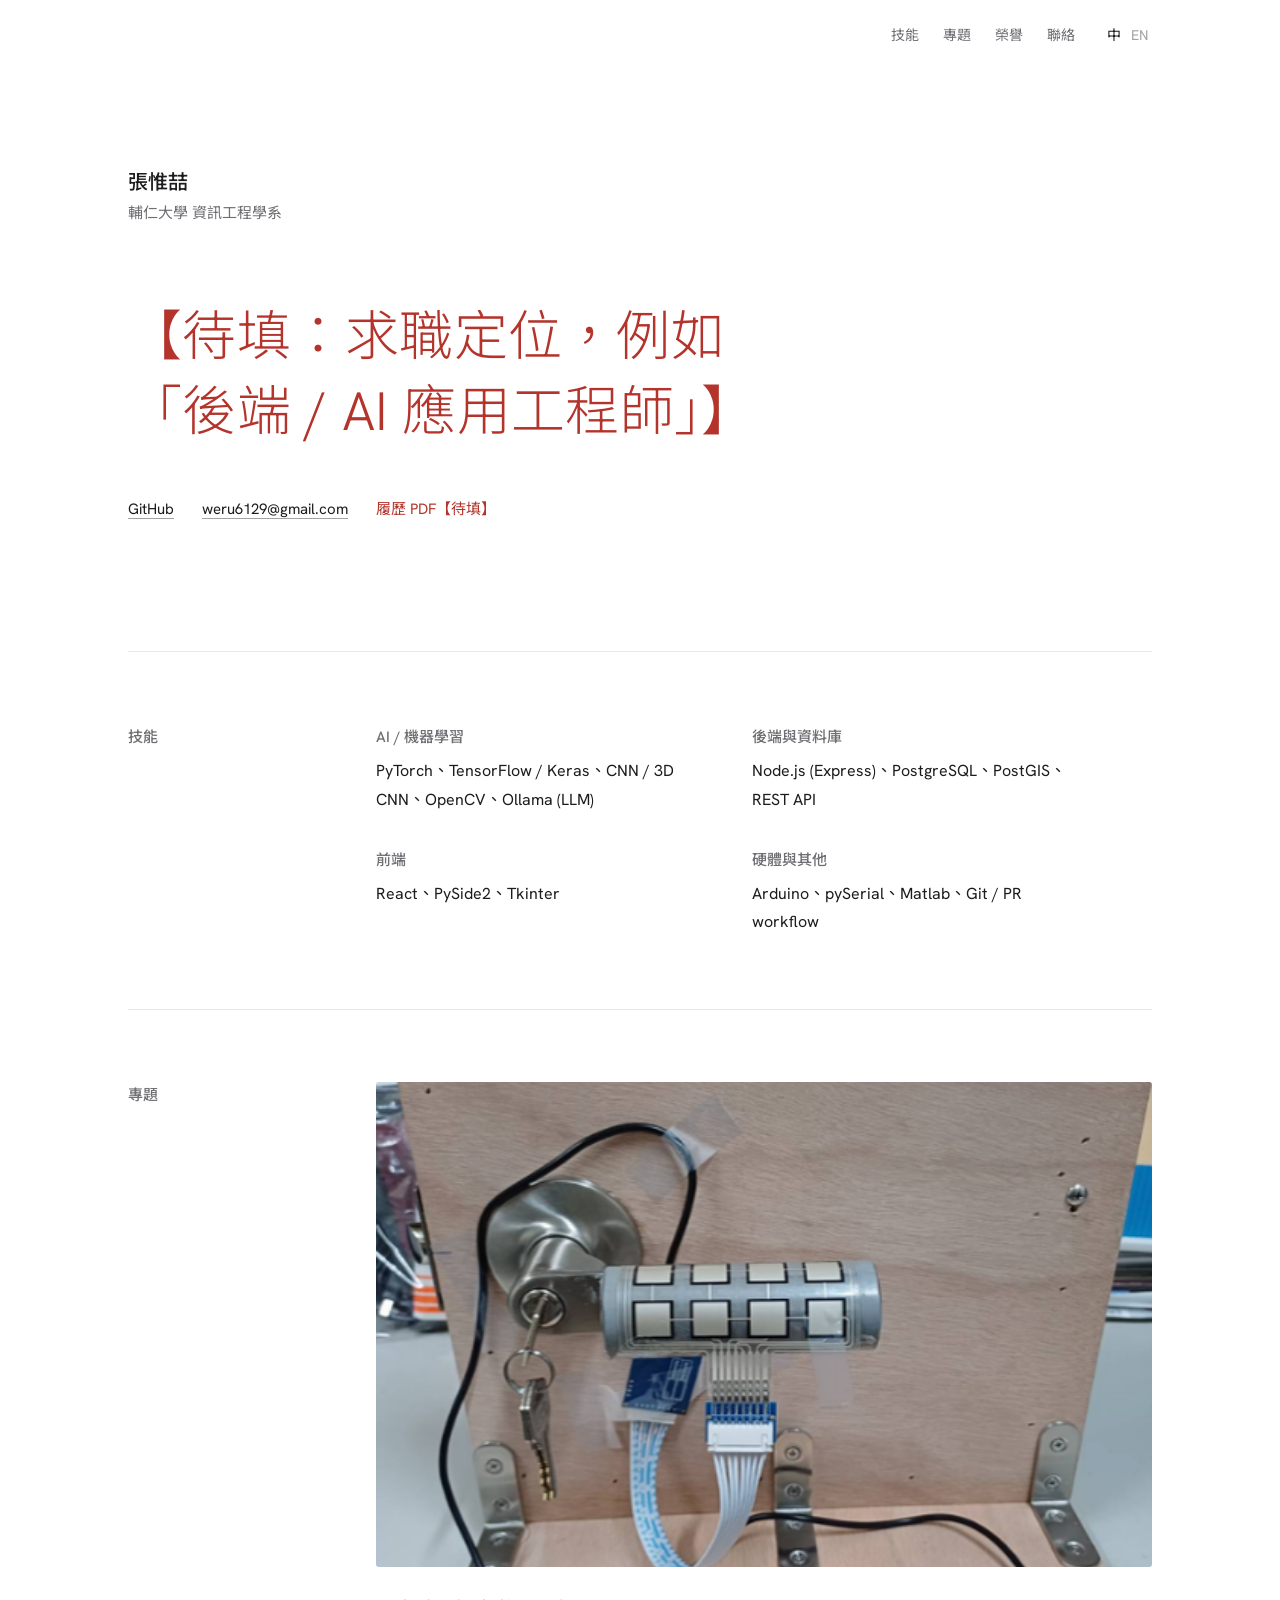
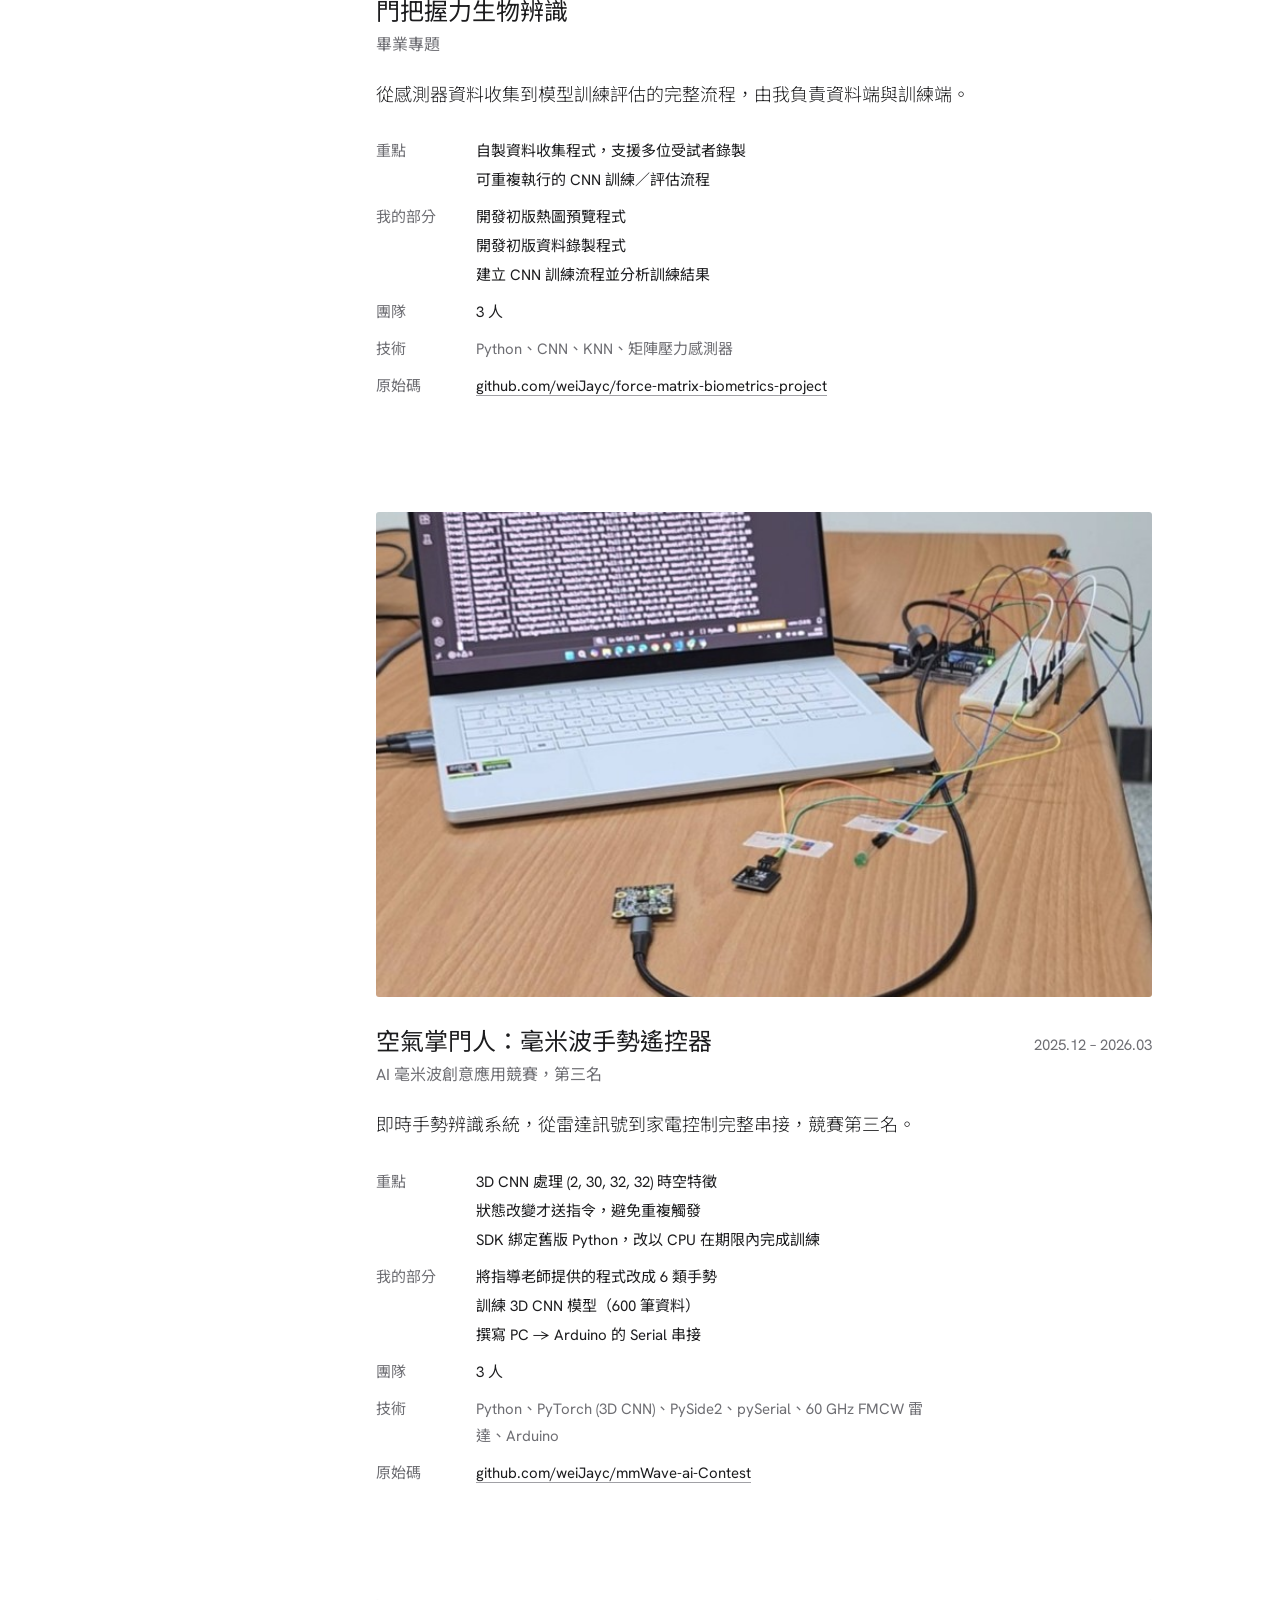
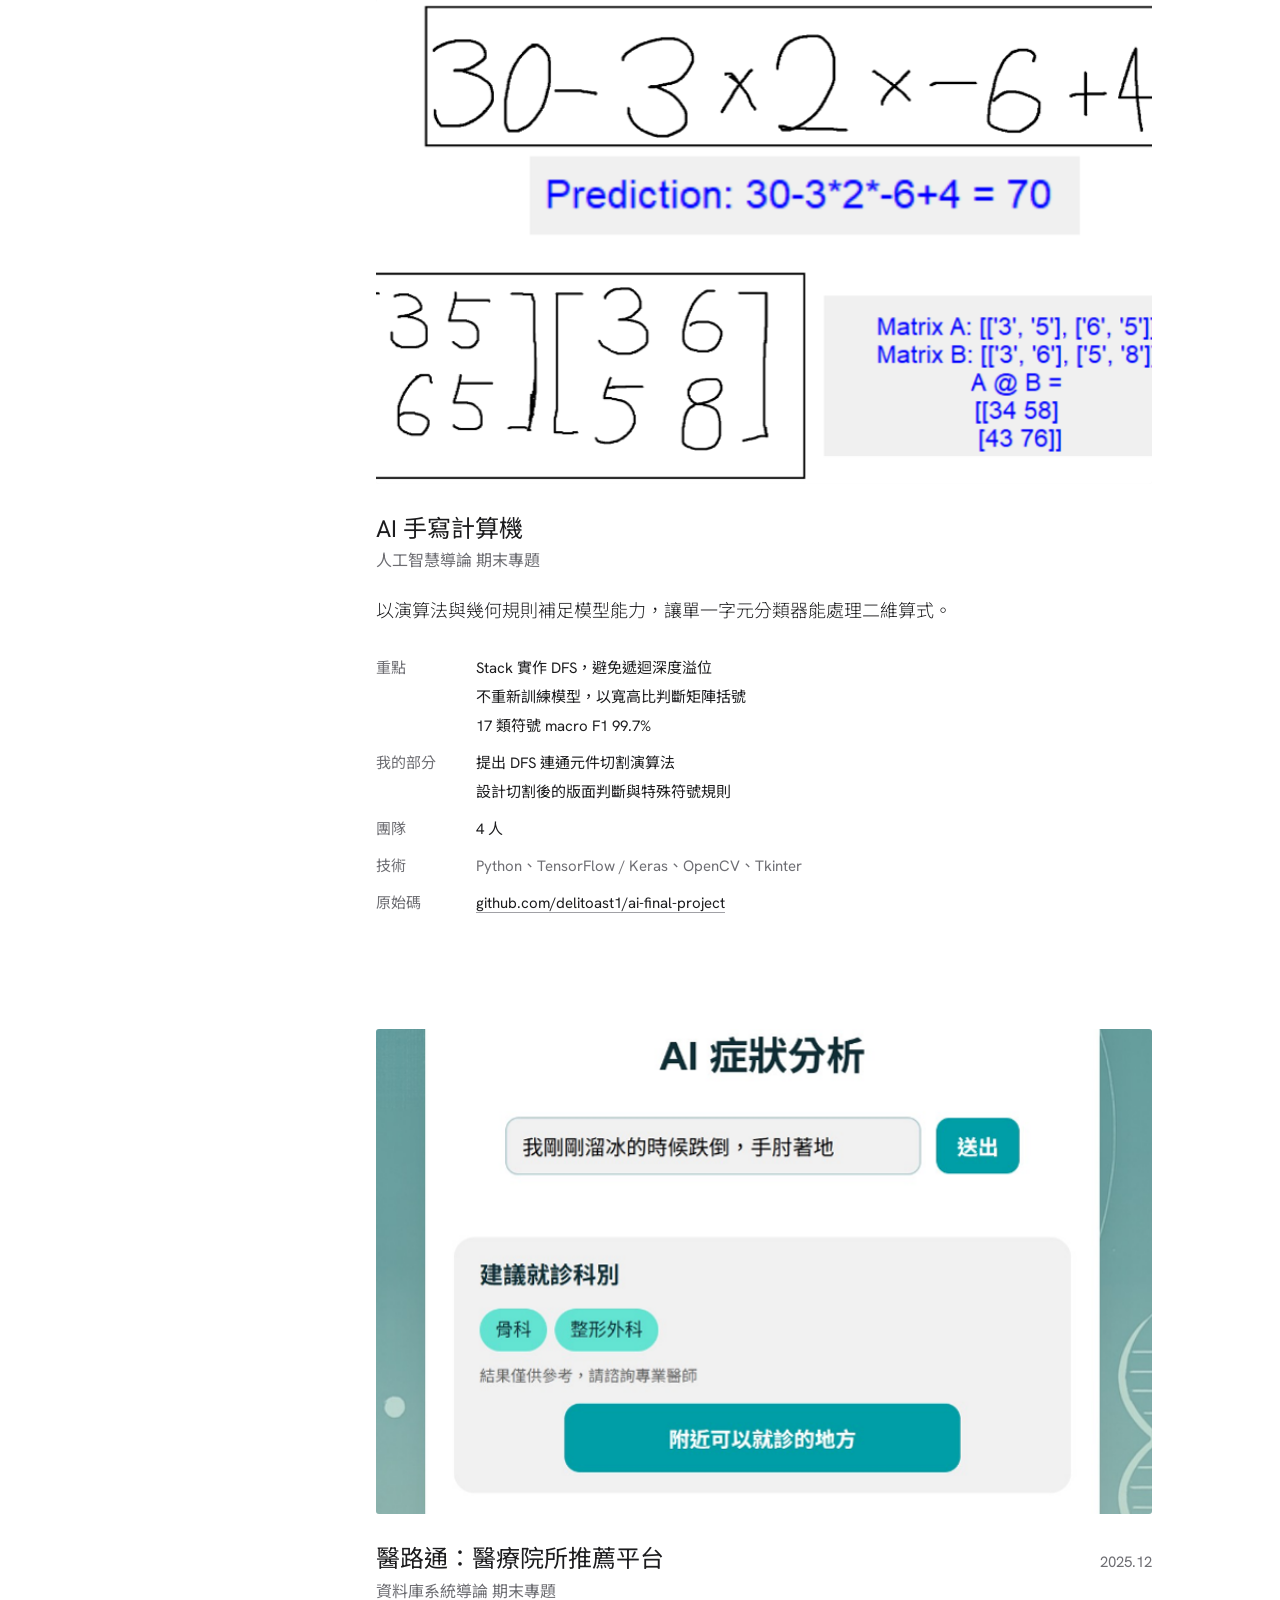
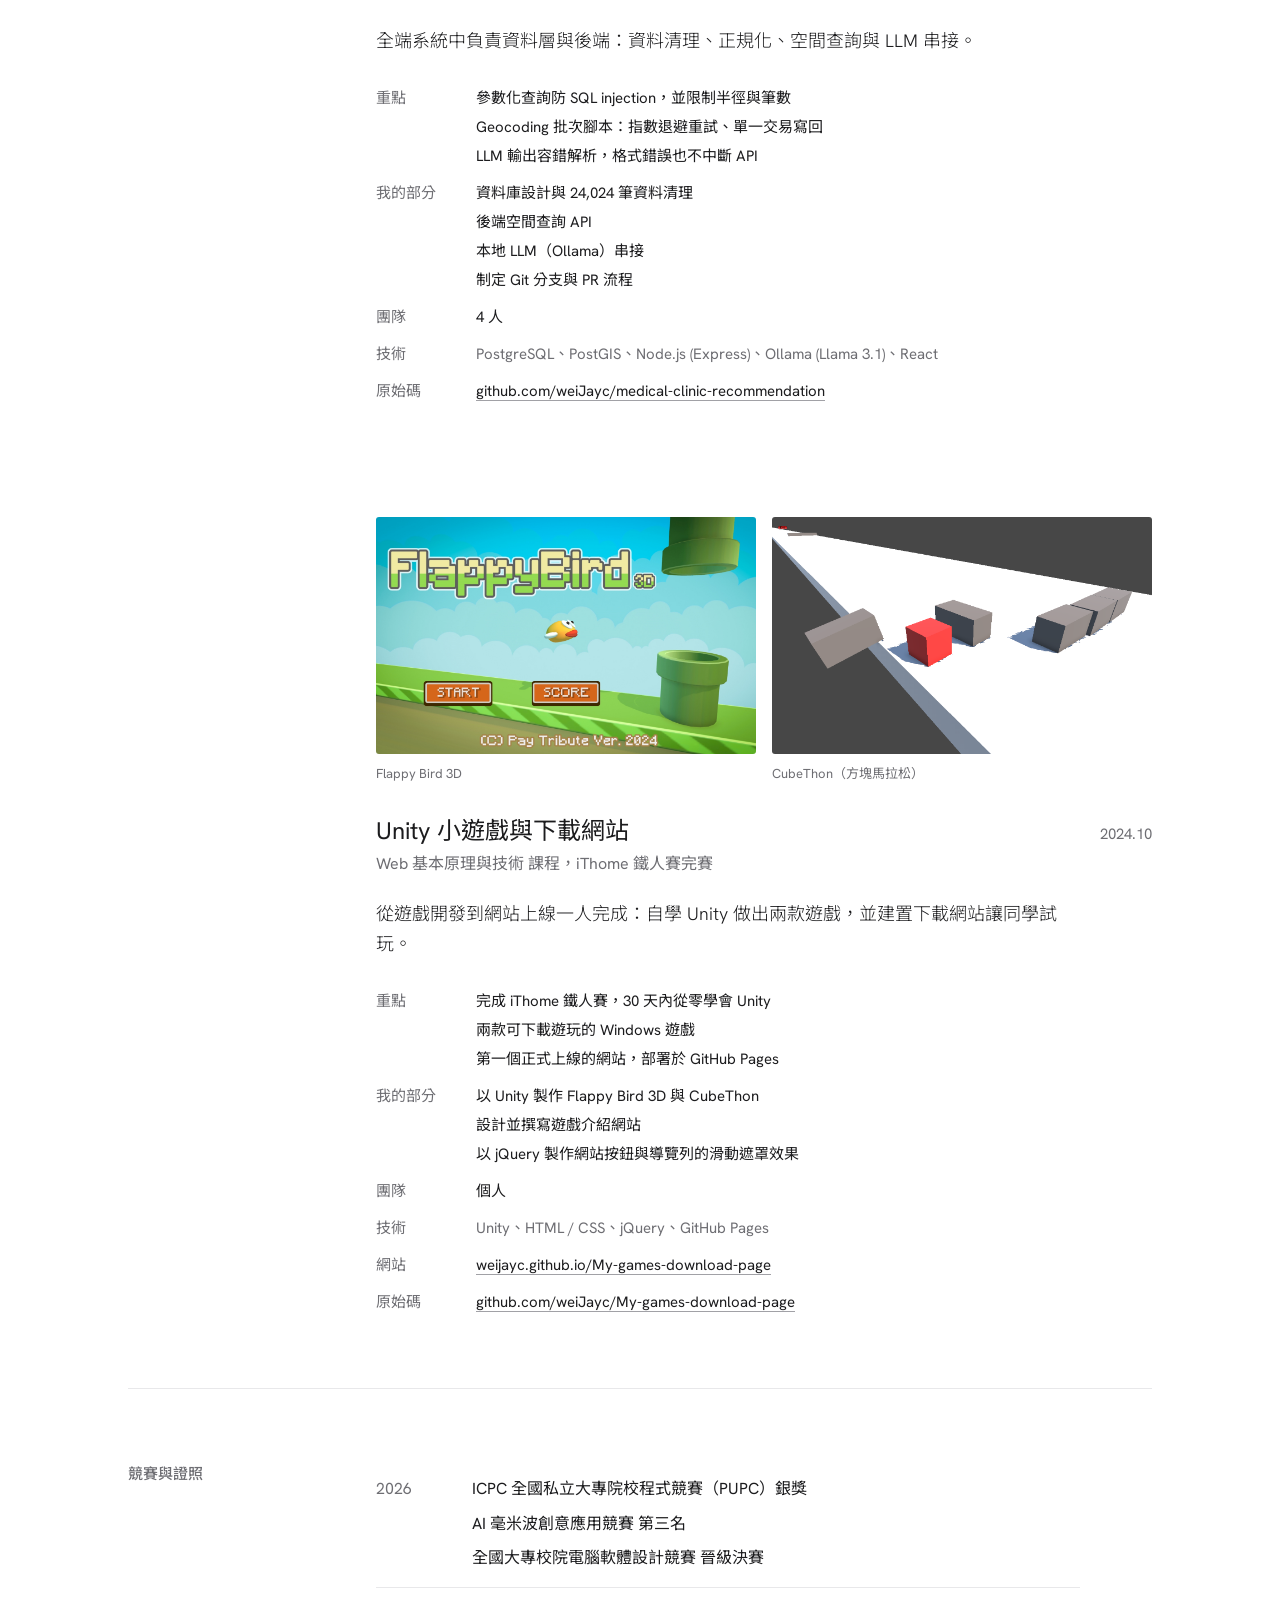
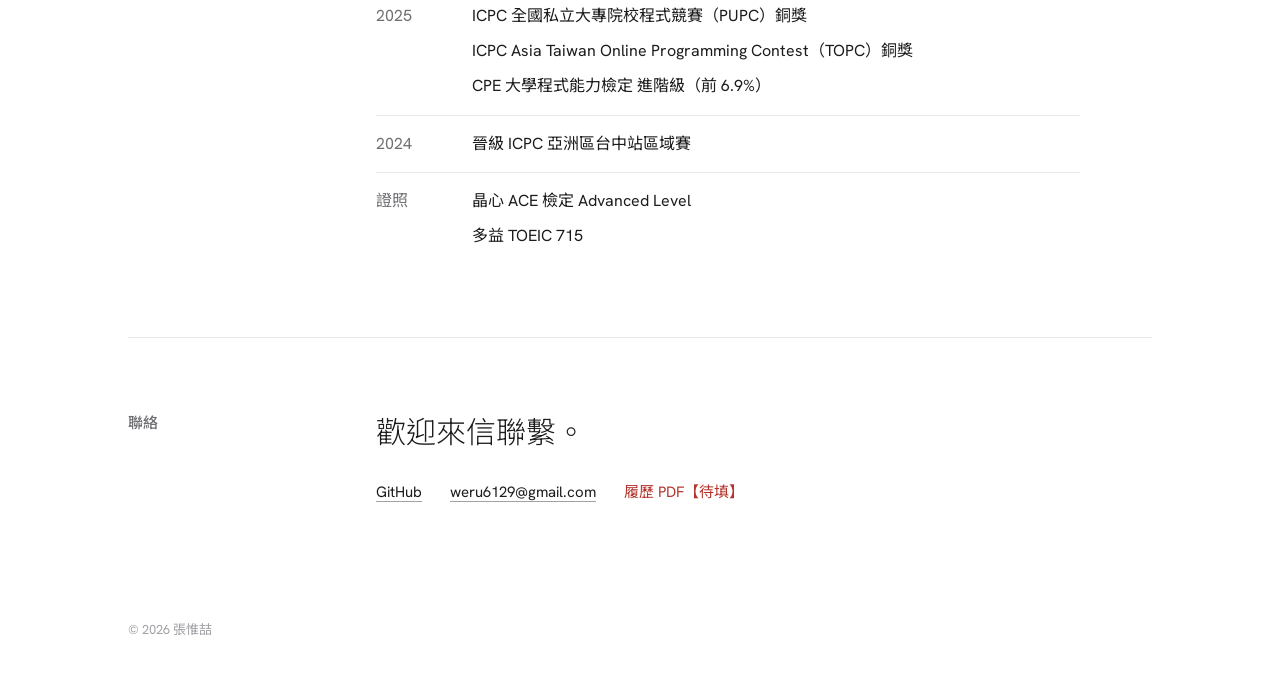
<file: index.html>
<!doctype html>
<html lang="zh-Hant-TW">
<head>
  <meta charset="utf-8">
  <meta name="viewport" content="width=device-width, initial-scale=1">
  <title>作品集 | Portfolio</title>
  <meta name="description" content="專題作品、技術能力與競賽經歷 — Projects, skills and awards.">
  <link rel="preconnect" href="https://fonts.googleapis.com"><link rel="preconnect" href="https://fonts.gstatic.com" crossorigin><link href="https://fonts.googleapis.com/css2?family=Hanken+Grotesk:wght@300;400;500&family=Noto+Sans+TC:wght@300;400;500&display=swap" rel="stylesheet">
  <link rel="stylesheet" href="css/style.css">
  <!-- 【待設定】瀏覽統計：到 goatcounter.com 註冊後，取消下一行註解並換成你的代碼 -->
  <!-- <script data-goatcounter="https://YOUR-CODE.goatcounter.com/count" async src="//gc.zgo.at/count.js"></script> -->
</head>
<body data-page="job" data-base="">
  <div id="app"></div>
  <noscript><p style="padding:16px">請啟用 JavaScript 以瀏覽此網站。Please enable JavaScript.</p></noscript>
  <script src="data/site-data.js"></script>
  <script src="js/render.js"></script>
</body>
</html>
</file>
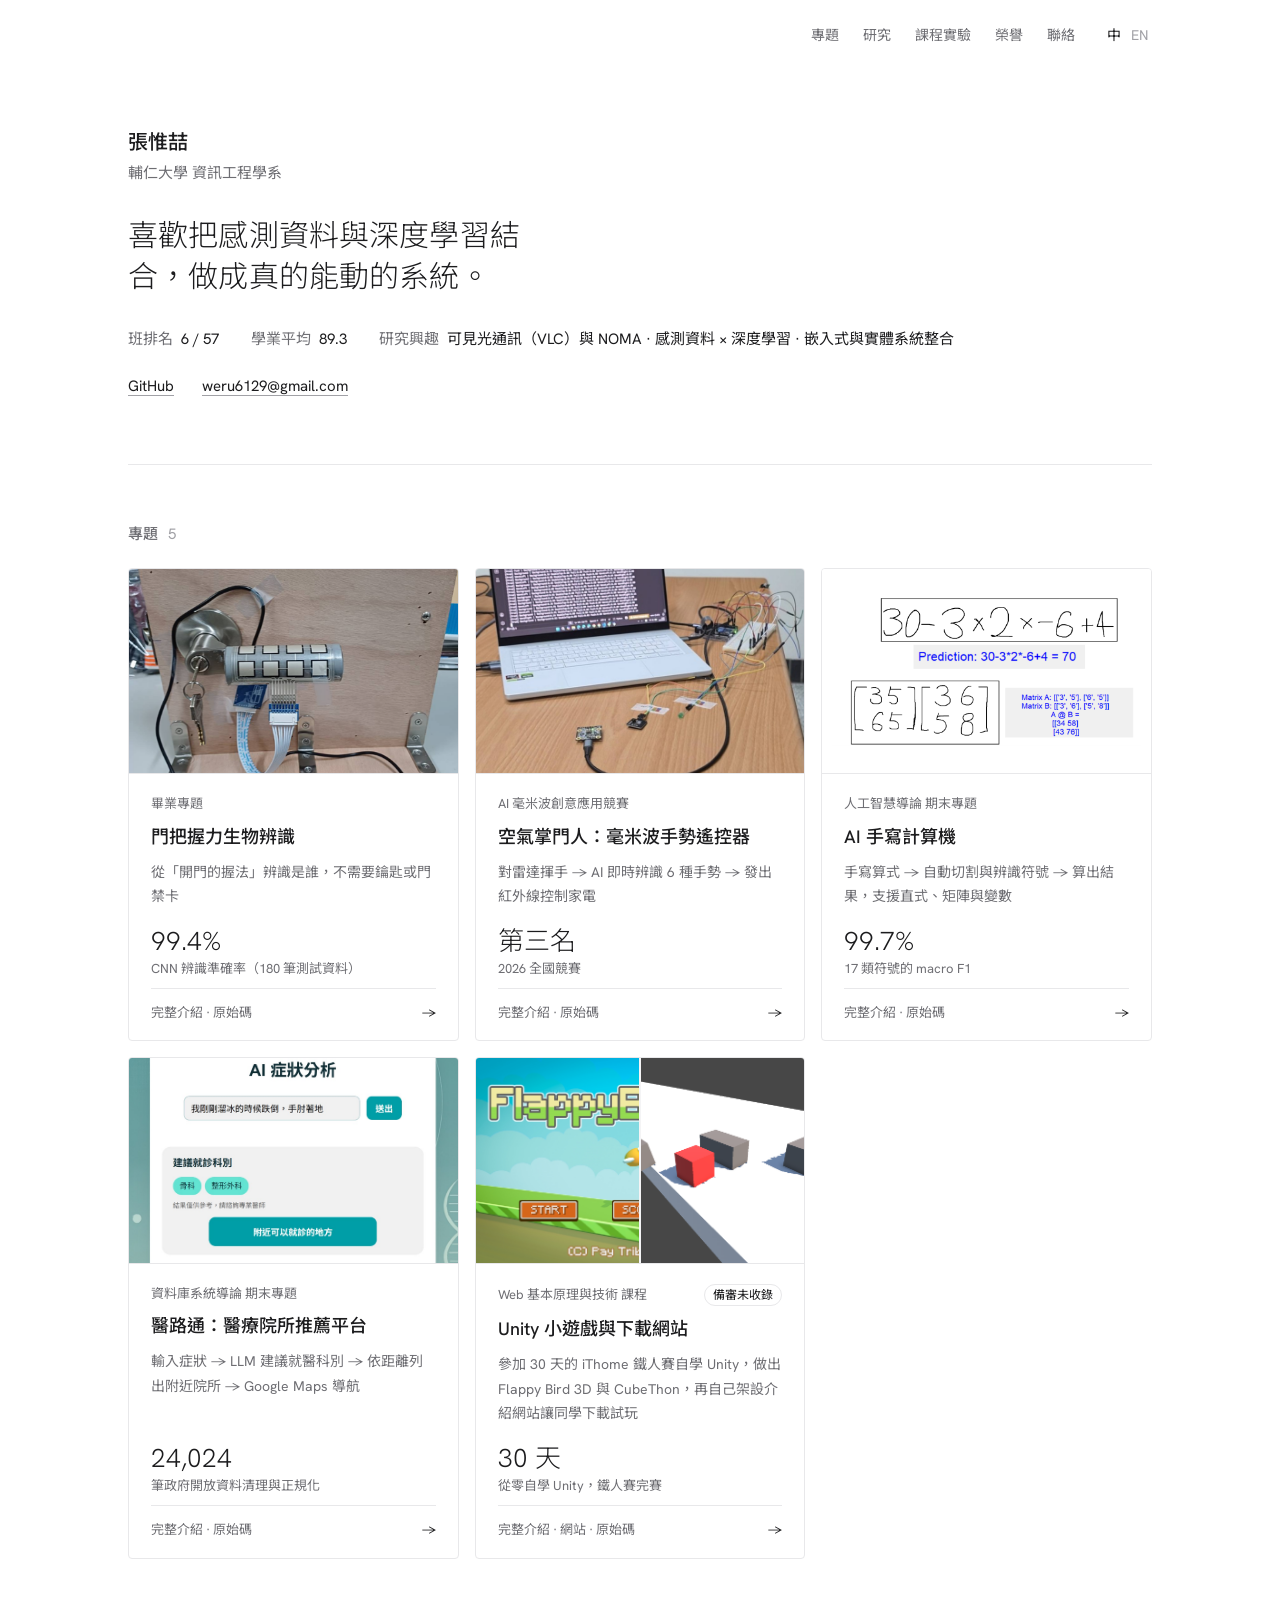
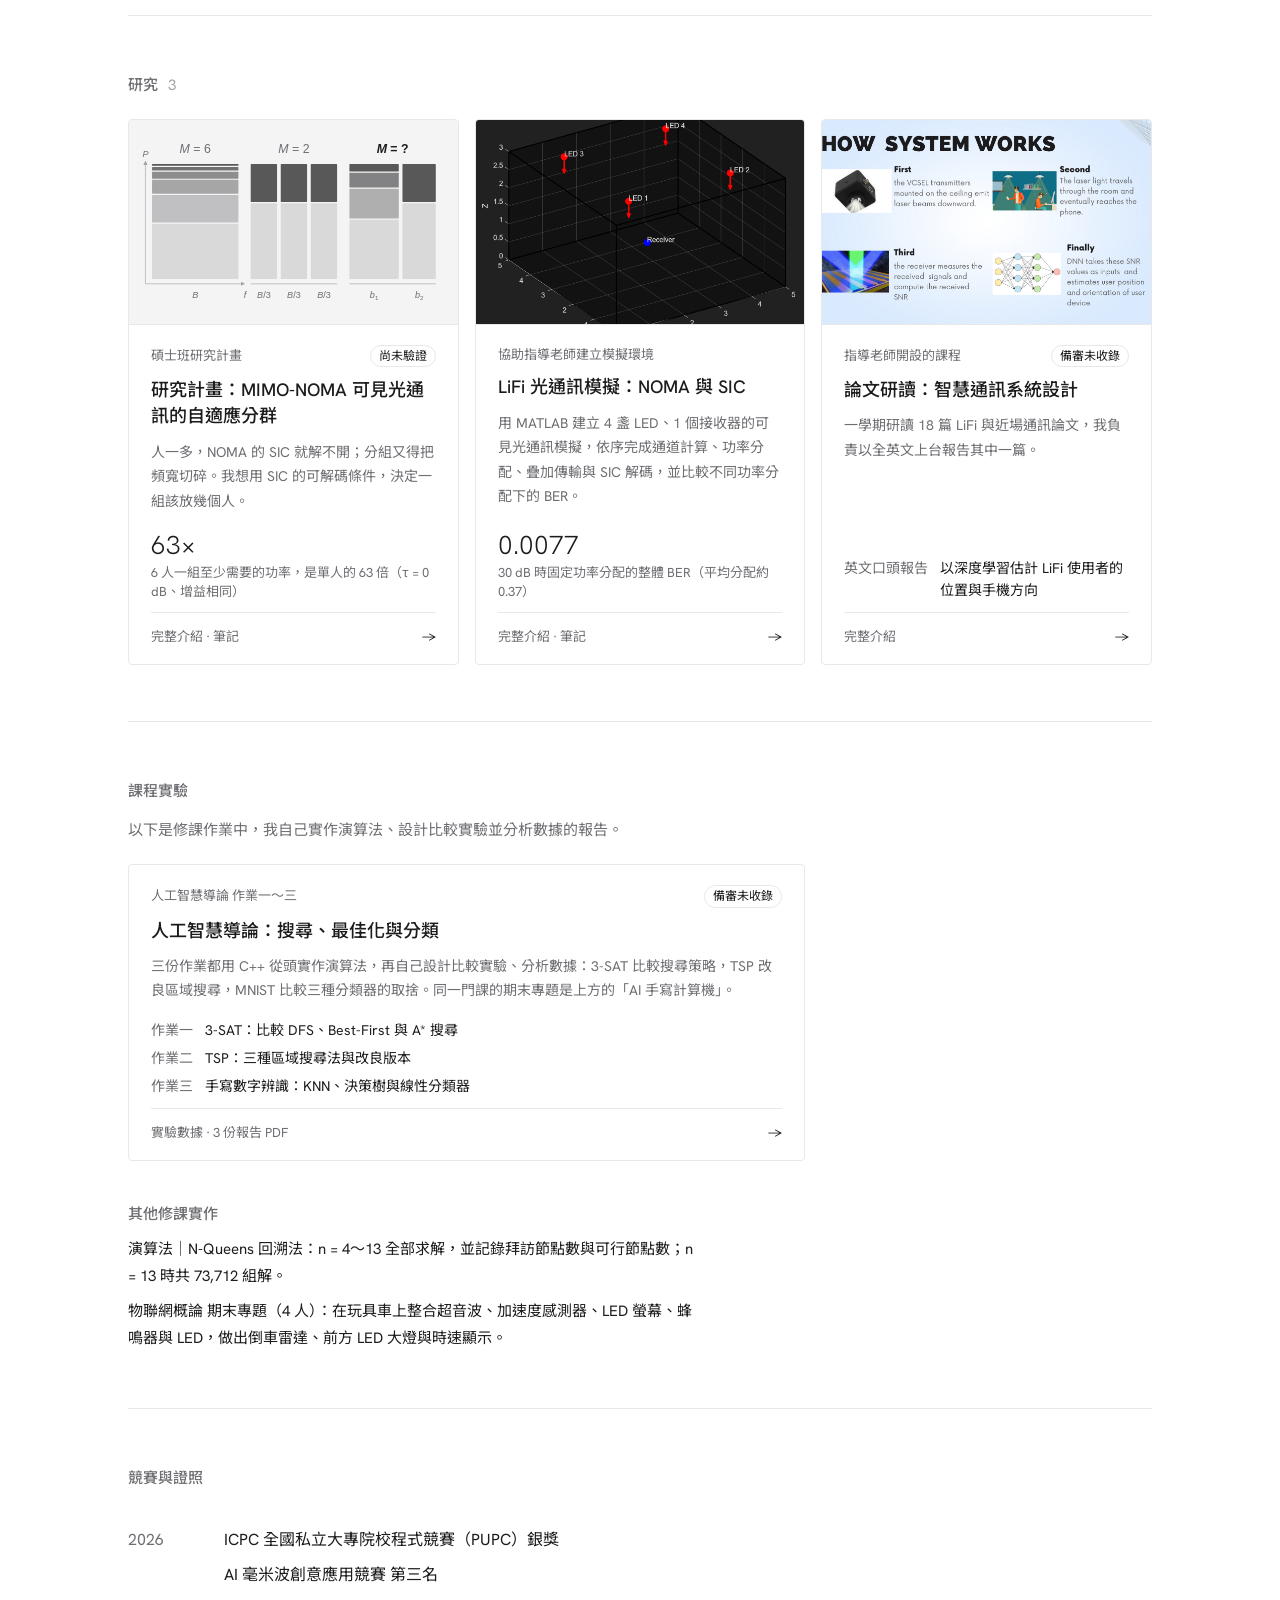
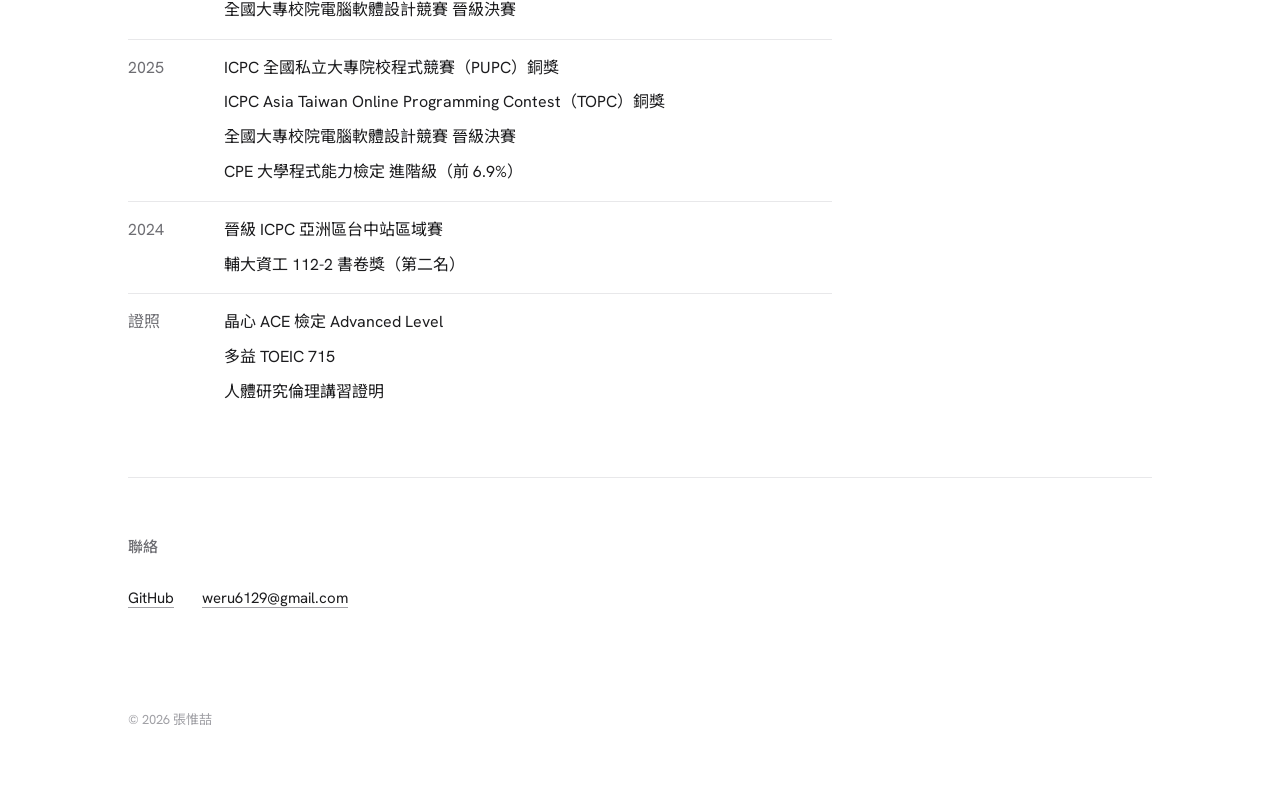
<file: academic/index.html>
<!doctype html>
<html lang="zh-Hant-TW">
<head>
  <meta charset="utf-8">
  <meta name="viewport" content="width=device-width, initial-scale=1">
  <title>學術作品集 | Academic Portfolio</title>
  <meta name="description" content="研究所申請用作品集：專題、研究經驗與競賽 — Academic portfolio for graduate admissions.">
  <link rel="preconnect" href="https://fonts.googleapis.com"><link rel="preconnect" href="https://fonts.gstatic.com" crossorigin><link href="https://fonts.googleapis.com/css2?family=Hanken+Grotesk:wght@300;400;500&family=Noto+Sans+TC:wght@300;400;500&display=swap" rel="stylesheet">
  <link rel="stylesheet" href="../css/style.css">
  <script>
    // 直接打開某個項目（例如 /academic/#mmwave）時，把 #項目 一起記進路徑
    window.goatcounter = { path: function () {
      var detail = document.body && document.body.getAttribute("data-view") === "detail";
      return (location.pathname || "/") + (detail ? location.hash : "");
    } };
  </script>
  <script data-goatcounter="https://jaychang.goatcounter.com/count"
        async src="//gc.zgo.at/count.js"></script>
</head>
<body data-page="academic" data-base="../">
  <div id="app"></div>
  <noscript><p style="padding:16px">請啟用 JavaScript 以瀏覽此網站。Please enable JavaScript.</p></noscript>
  <script src="../data/site-data.js"></script>
  <script src="../js/render.js"></script>
</body>
</html>
</file>
<file: css/style.css>
/* ===== Tokens ===== */
:root {
  --paper: #ffffff;
  --ink: #1c1c1e;
  --grey: #6e6e73;
  --faint: #a1a1a6;
  --rule: #e8e8ea;
  --wash: #f4f4f5;
  --todo: #b4342c;
  --font: "Hanken Grotesk", "Noto Sans TC", -apple-system, "PingFang TC", "Microsoft JhengHei", sans-serif;
  --measure: 38em;
}
@media (prefers-color-scheme: dark) {
  :root:not([data-theme="light"]) {
    --paper: #161618; --ink: #ececee; --grey: #9a9aa0; --faint: #6c6c72;
    --rule: #2a2a2e; --wash: #202023; --todo: #ff8e86;
  }
}

/* ===== Base ===== */
*, *::before, *::after { box-sizing: border-box; }
html { -webkit-text-size-adjust: 100%; }
body {
  margin: 0; background: var(--paper); color: var(--ink);
  font-family: var(--font); font-size: 16px; line-height: 1.8; font-weight: 400;
  -webkit-font-smoothing: antialiased; text-rendering: optimizeLegibility;
}
img { display: block; max-width: 100%; }
h1, h2, h3, p, ul, ol, dl, dd { margin: 0; padding: 0; }
ul, ol { list-style: none; }
a { color: inherit; text-decoration: underline; text-decoration-thickness: 1px; text-underline-offset: .28em; text-decoration-color: var(--faint); }
a:hover { text-decoration-color: currentColor; }
:focus-visible { outline: 2px solid var(--ink); outline-offset: 3px; border-radius: 2px; }
.todo { color: var(--todo); }

.wrap { max-width: 1120px; margin: 0 auto; padding: 0 16px; }
@media (min-width: 760px) { .wrap { padding: 0 48px; } }

/* ===== Top bar ===== */
.topbar { display: flex; align-items: center; justify-content: flex-end; gap: 28px; height: 72px; font-size: 14px; }
.topbar nav { display: flex; gap: 24px; }
.topbar nav a { text-decoration: none; color: var(--grey); }
.topbar nav a:hover { color: var(--ink); }
.lang { display: flex; gap: 2px; background: none; border: 0; padding: 0; font: inherit; cursor: pointer; color: var(--faint); }
.lang span { padding: 2px 4px; }
.lang .on { color: var(--ink); }
@media (max-width: 600px) { .topbar nav { display: none; } }

/* ===== Hero ===== */
.hero { padding: 96px 0 128px; }
.hero h1 { font-size: 20px; font-weight: 500; line-height: 1.4; letter-spacing: .01em; }
.hero .school { color: var(--grey); font-size: 15px; margin-top: 4px; }
.statement {
  margin-top: 72px; max-width: 17em;
  font-size: clamp(30px, 4.8vw, 54px); font-weight: 300; line-height: 1.38; letter-spacing: .005em; text-wrap: balance;
}
.links { display: flex; flex-wrap: wrap; gap: 8px 28px; margin-top: 48px; font-size: 15px; }
@media (prefers-reduced-motion: no-preference) {
  .statement { animation: rise 1.1s cubic-bezier(.2, .7, .2, 1) both .1s; }
  @keyframes rise { from { opacity: 0; transform: translateY(14px); } to { opacity: 1; transform: none; } }
}
@media (max-width: 600px) { .hero { padding: 40px 0 80px; } .statement { margin-top: 48px; } }

/* ===== Sections: label column + body column ===== */
.sec { display: grid; grid-template-columns: 200px minmax(0, 1fr); gap: 0 48px; padding: 72px 0; border-top: 1px solid var(--rule); }
.sec-label { font-size: 15px; font-weight: 500; color: var(--grey); line-height: 1.8; }
@media (min-width: 900px) { .sec-label { position: sticky; top: 32px; align-self: start; } }
@media (max-width: 900px) { .sec { grid-template-columns: 1fr; padding: 56px 0; } .sec-label { margin-bottom: 28px; } }

/* key–value rows (概況、專題細節) */
.facts { display: grid; grid-template-columns: max-content minmax(0, 1fr); gap: 10px 40px; max-width: var(--measure); }
.facts dt { color: var(--grey); }
.facts dd { color: var(--ink); }
.facts .big { font-size: 22px; font-weight: 300; line-height: 1.5; }

.prose { max-width: var(--measure); }
.prose p + p { margin-top: 1em; }
.plain-list li + li { margin-top: 4px; }

/* ===== Projects ===== */
.project + .project { margin-top: 112px; }
.shot { aspect-ratio: 16 / 10; background: var(--wash); border-radius: 3px; overflow: hidden; }
.shot img { width: 100%; height: 100%; object-fit: cover; }
.shot-empty { display: grid; place-items: center; color: var(--faint); font-size: 13px; }
.shots { display: grid; grid-template-columns: repeat(2, minmax(0, 1fr)); gap: 16px; }
.shots figure { margin: 0; }
.shots figcaption { margin-top: 8px; color: var(--grey); font-size: 13px; }
.p-head { display: flex; justify-content: space-between; align-items: baseline; gap: 24px; margin-top: 28px; }
.p-head h3 { font-size: 24px; font-weight: 400; line-height: 1.4; }
.p-year { color: var(--grey); font-size: 15px; white-space: nowrap; font-variant-numeric: tabular-nums; }
.p-context { color: var(--grey); margin-top: 2px; }
.p-lede { margin-top: 20px; font-size: 18px; font-weight: 300; line-height: 1.7; max-width: var(--measure); }
.project .facts { margin-top: 28px; font-size: 15px; }
.project .facts dd ul li + li { margin-top: 2px; }
.p-tech { color: var(--grey); }
@media (max-width: 600px) {
  .project + .project { margin-top: 80px; }
  .shots { grid-template-columns: 1fr; }
  .p-head h3 { font-size: 21px; }
  .facts { grid-template-columns: 1fr; gap: 0; }
  .facts dt { margin-top: 14px; }
  .facts dt:first-child { margin-top: 0; }
}

/* ===== Research ===== */
.research + .research { margin-top: 40px; }
.research h3 { font-size: 18px; font-weight: 500; line-height: 1.5; }
.research p { color: var(--grey); margin-top: 6px; max-width: var(--measure); }

/* ===== 研究所版：精簡首屏 ===== */
.hero-compact { padding: 56px 0 64px; }
.hero-compact .statement { margin-top: 28px; max-width: 24em; font-size: clamp(22px, 2.6vw, 30px); }
.hero-facts { display: flex; flex-wrap: wrap; gap: 6px 32px; margin-top: 28px; color: var(--grey); font-size: 15px; }
.hero-facts b { margin-left: 8px; font-weight: 400; color: var(--ink); font-variant-numeric: tabular-nums; }
.hero-compact .links { margin-top: 20px; }
@media (max-width: 600px) { .hero-compact { padding: 24px 0 48px; } .hero-compact .statement { margin-top: 20px; } }

/* ===== 研究所版：標題在上的區塊 + 卡片目錄 ===== */
.sec-stack { display: block; padding: 56px 0; }
.sec-stack .sec-label { position: static; margin-bottom: 20px; }
.sec-label .count { margin-left: 10px; color: var(--faint); font-weight: 400; font-variant-numeric: tabular-nums; }
.sec-intro { color: var(--grey); max-width: var(--measure); margin: -8px 0 20px; font-size: 15px; }

.cards { display: grid; grid-template-columns: repeat(auto-fill, minmax(260px, 1fr)); gap: 16px; }
.card {
  display: flex; flex-direction: column; overflow: hidden;
  border: 1px solid var(--rule); border-radius: 4px; background: var(--paper); color: var(--ink); text-decoration: none;
  transition: border-color .15s;
}
a.card:hover { border-color: var(--grey); }
.card-static { background: var(--wash); border-color: transparent; }
.c-body { display: flex; flex: 1; flex-direction: column; gap: 10px; padding: 20px 22px 16px; }
.c-cover { display: flex; flex: none; gap: 2px; aspect-ratio: 16 / 10; overflow: hidden; background: var(--wash); border-bottom: 1px solid var(--rule); }
.c-cover img { flex: 1 1 0; min-width: 0; height: 100%; object-fit: cover; }
.c-cover.contain { background: #fff; }
.c-cover.contain img { object-fit: contain; padding: 10px; }
@media (max-width: 600px) { .c-cover { aspect-ratio: 2 / 1; } }
.c-top { display: flex; justify-content: space-between; align-items: baseline; gap: 12px; color: var(--grey); font-size: 13px; line-height: 1.5; }
.card h3 { font-size: 18px; font-weight: 500; line-height: 1.45; }
.c-sum { color: var(--grey); font-size: 14px; line-height: 1.75; }
.c-key { display: flex; flex-direction: column; margin-top: auto; padding-top: 6px; }
.c-key .v { font-size: 26px; font-weight: 300; line-height: 1.3; font-variant-numeric: tabular-nums; }
.c-key .l { color: var(--grey); font-size: 13px; line-height: 1.5; }
.c-foot { display: flex; justify-content: space-between; align-items: center; gap: 12px; margin-top: auto; padding-top: 12px; border-top: 1px solid var(--rule); color: var(--grey); font-size: 13px; }
.c-key + .c-foot { margin-top: 0; }
.c-foot .arrow { color: var(--ink); transition: transform .15s; }
a.card:hover .arrow { transform: translateX(3px); }
/* 包含多份作業的卡片：桌機上佔兩欄，列出各份作業 */
@media (min-width: 900px) { .card-wide { grid-column: span 2; } }
.c-parts { display: grid; gap: 6px; margin-top: auto; padding-top: 6px; font-size: 14px; line-height: 1.6; }
.c-parts li { display: flex; gap: 12px; }
.c-parts span { flex: none; color: var(--grey); white-space: nowrap; }
.c-parts + .c-foot { margin-top: 0; }
.tag { flex: none; padding: 0 8px; border: 1px solid var(--rule); border-radius: 999px; color: var(--ink); font-size: 12px; line-height: 1.7; }

.more { margin-top: 40px; max-width: var(--measure); font-size: 15px; }
.more h3 { font-size: 15px; font-weight: 500; color: var(--grey); margin-bottom: 8px; }
.more li + li { margin-top: 8px; }

/* ===== 研究所版：詳細頁 ===== */
.topbar-detail { justify-content: space-between; }
.back { color: var(--grey); text-decoration: none; }
.back:hover { color: var(--ink); }
.detail { padding: 32px 0 16px; }
.d-context { display: flex; flex-wrap: wrap; align-items: baseline; gap: 6px 12px; color: var(--grey); font-size: 15px; }
.detail h1 { margin-top: 10px; max-width: 22em; font-size: clamp(26px, 3.4vw, 38px); font-weight: 400; line-height: 1.3; }
.detail h1:focus { outline: none; }
.d-meta { margin-top: 8px; color: var(--grey); font-size: 15px; font-variant-numeric: tabular-nums; }
.d-lede { margin-top: 24px; max-width: 32em; font-size: clamp(18px, 2vw, 22px); font-weight: 300; line-height: 1.6; }
.d-body {
  display: grid; grid-template-columns: minmax(0, 1fr) minmax(0, .8fr); grid-template-areas: "main media" "main aside";
  grid-template-rows: auto 1fr; /* 左欄很長時，右欄的資訊緊接在主圖下方 */
  gap: 0 56px; align-items: start; margin-top: 48px; padding-top: 44px; border-top: 1px solid var(--rule);
}
.d-main { grid-area: main; max-width: var(--measure); }
.d-media { grid-area: media; }
.d-aside { grid-area: aside; margin-top: 28px; }
.d-aside .facts { font-size: 15px; }
.d-block + .d-block { margin-top: 32px; }
.d-block h2 { margin-bottom: 4px; color: var(--grey); font-size: 15px; font-weight: 500; }
.d-block p + p { margin-top: 12px; }
.d-nums div { display: flex; flex-direction: column; padding: 14px 0; border-bottom: 1px solid var(--rule); }
.d-nums div:first-child { padding-top: 0; }
.d-nums .v { font-size: 30px; font-weight: 300; line-height: 1.3; font-variant-numeric: tabular-nums; }
.d-nums .l { color: var(--grey); font-size: 14px; line-height: 1.5; }
.btn { display: inline-block; padding: 8px 18px; border: 1px solid var(--ink); border-radius: 999px; font-size: 15px; text-decoration: none; }
.btn:hover { background: var(--ink); color: var(--paper); }
/* 詳細頁：一張卡片裡的多份作業（上方目錄 + 依序分段） */
.d-toc { display: grid; gap: 6px; margin-top: 28px; max-width: var(--measure); font-size: 15px; }
.d-toc a { display: flex; gap: 14px; text-decoration: none; }
.d-toc a span { flex: none; color: var(--grey); white-space: nowrap; }
.d-toc a:hover { text-decoration: underline; text-decoration-color: var(--faint); }
.d-part { margin-top: 64px; padding-top: 40px; border-top: 1px solid var(--rule); scroll-margin-top: 16px; }
.d-part-label { color: var(--grey); font-size: 14px; }
.d-part-title { margin-top: 4px; font-size: clamp(21px, 2.4vw, 26px); font-weight: 400; line-height: 1.4; }
.d-part-q { margin-top: 12px; max-width: 32em; font-size: 18px; font-weight: 300; line-height: 1.6; }
.d-part .d-body { margin-top: 28px; padding-top: 0; border-top: 0; }

/* 詳細頁：研究計畫與論文研讀用的提示、條列、進度表與論文清單 */
.d-note { margin-top: 20px; max-width: 36em; padding: 12px 16px; background: var(--wash); border-radius: 4px; color: var(--grey); font-size: 15px; line-height: 1.75; }
.d-block > ul:not(.d-rows) { margin-top: 8px; padding-left: 1.2em; list-style: disc; }
.d-block > ul:not(.d-rows) li + li { margin-top: 6px; }
.d-rows { display: grid; gap: 10px; margin-top: 8px; }
.d-rows li { display: grid; grid-template-columns: 3.4em minmax(0, 1fr); gap: 12px; }
.d-rows .k { color: var(--grey); font-variant-numeric: tabular-nums; }
.d-rows.stack { gap: 14px; }
.d-rows.stack li { display: block; }
.d-rows.stack .k { display: block; color: var(--ink); font-weight: 500; }
.d-block p + .d-rows { margin-top: 12px; }
.d-block ul + p { margin-top: 12px; }
.d-wide { margin-top: 72px; padding-top: 44px; border-top: 1px solid var(--rule); }
.d-wide > h2 { margin-bottom: 20px; color: var(--grey); font-size: 15px; font-weight: 500; }
.d-wide .count { margin-left: 10px; color: var(--faint); font-weight: 400; font-variant-numeric: tabular-nums; }
.plan-wrap { overflow-x: auto; }
.plan { width: 100%; max-width: 52em; table-layout: fixed; border-collapse: separate; border-spacing: 3px; font-size: 14px; line-height: 1.5; }
.plan th { font-weight: 400; text-align: left; }
.plan thead th { padding: 0 2px 6px; color: var(--grey); font-size: 13px; text-align: center; }
.plan thead th:first-child { text-align: left; }
.plan thead th:first-child { width: 42%; }
.plan tbody th { padding: 6px 16px 6px 0; }
.plan td { background: var(--wash); border-radius: 2px; }
.plan td.on { background: var(--grey); }
.sr { position: absolute; width: 1px; height: 1px; overflow: hidden; clip: rect(0 0 0 0); white-space: nowrap; }
.papers-group + .papers-group { margin-top: 32px; }
.papers-group h3 { margin-bottom: 10px; font-size: 15px; font-weight: 500; }
.papers { display: grid; gap: 12px; max-width: 46em; font-size: 15px; line-height: 1.6; }
.papers li { display: grid; grid-template-columns: 2em minmax(0, 1fr); gap: 12px; }
.papers .n { color: var(--faint); text-align: right; font-variant-numeric: tabular-nums; }
.papers .src { display: block; color: var(--grey); font-size: 13px; }
.papers .tag { display: inline-block; margin-left: 6px; text-decoration: none; vertical-align: 1px; }
.papers a.tag:hover { border-color: var(--grey); }
.refs { gap: 10px; font-size: 14px; }
.refs li { grid-template-columns: 2.4em minmax(0, 1fr); }
.d-cite { margin-top: 14px; font-size: 14px; }
.d-cite li { grid-template-columns: max-content minmax(0, 1fr); }
.d-cite .n { color: var(--grey); text-align: left; }
.d-part .gallery { margin-top: 40px; padding-top: 0; border-top: 0; }

/* 詳細頁：右欄主圖 + 下方圖片與影片（圖片不放大超過原始尺寸） */
.d-hero.two { display: grid; grid-template-columns: repeat(2, minmax(0, 1fr)); gap: 12px; }
.gallery { margin-top: 72px; padding-top: 44px; border-top: 1px solid var(--rule); }
.gallery h2 { margin-bottom: 20px; color: var(--grey); font-size: 15px; font-weight: 500; }
.figs { display: grid; grid-template-columns: repeat(2, minmax(0, 1fr)); gap: 36px 24px; align-items: start; }
.fig { margin: 0; }
.fig-wide { grid-column: 1 / -1; }
.fig-frame { display: grid; grid-template-columns: minmax(0, 1fr); justify-items: center; padding: 12px; background: var(--wash); border-radius: 4px; }
.fig-frame a { max-width: 100%; }
.fig-frame img { width: auto; height: auto; max-width: 100%; max-height: 560px; }
.fig-frame video { display: block; width: 100%; height: auto; aspect-ratio: 16 / 9; background: #000; }
.fig-frame iframe { display: block; width: 100%; aspect-ratio: 16 / 9; border: 0; background: #000; }
.fig figcaption { margin-top: 8px; max-width: var(--measure); color: var(--grey); font-size: 14px; line-height: 1.65; }
.pager { display: grid; grid-template-columns: 1fr 1fr; gap: 24px; margin-top: 80px; padding-top: 24px; border-top: 1px solid var(--rule); }
.pager a { display: flex; flex-direction: column; text-decoration: none; line-height: 1.5; }
.pager a span { color: var(--grey); font-size: 13px; }
.pager a:hover span { color: var(--ink); }
.pager .next { grid-column: 2; text-align: right; }
@media (max-width: 900px) {
  .d-body { grid-template-columns: minmax(0, 1fr); grid-template-areas: "media" "main" "aside"; grid-template-rows: none; gap: 32px; }
  .d-aside { margin-top: 0; }
}
@media (max-width: 600px) {
  .sec-stack { padding: 44px 0; }
  .d-body { margin-top: 32px; padding-top: 32px; }
  .figs { grid-template-columns: minmax(0, 1fr); gap: 28px; }
  .fig-frame { padding: 8px; }
  .fig-frame img { max-height: 440px; }
  .gallery { margin-top: 48px; padding-top: 32px; }
  .d-part { margin-top: 48px; padding-top: 32px; }
  .d-wide { margin-top: 48px; padding-top: 32px; }
  .plan { font-size: 13px; }
  .plan thead th:first-child { width: 36%; }
  .plan tbody th { padding-right: 8px; }
  .d-cite li { grid-template-columns: minmax(0, 1fr); gap: 0; }
  .pager { margin-top: 56px; }
}

/* ===== Awards (grouped by year) ===== */
.years { max-width: 44em; }
.year-row { display: grid; grid-template-columns: 72px minmax(0, 1fr); gap: 0 24px; padding: 14px 0; }
.year-row + .year-row { border-top: 1px solid var(--rule); }
.year-row .y { color: var(--grey); font-variant-numeric: tabular-nums; }
.year-row li + li { margin-top: 6px; }

/* ===== Skills ===== */
.skills { display: grid; grid-template-columns: repeat(2, minmax(0, 1fr)); gap: 32px 48px; max-width: 44em; }
.skills h3 { font-size: 15px; font-weight: 500; color: var(--grey); margin-bottom: 6px; }
@media (max-width: 600px) { .skills { grid-template-columns: 1fr; gap: 24px; } }

/* ===== Contact & footer ===== */
.contact-line { font-size: clamp(22px, 3vw, 30px); font-weight: 300; line-height: 1.5; }
.contact .links { margin-top: 24px; }
.foot { padding: 40px 0 56px; color: var(--faint); font-size: 13px; }

@media print {
  .topbar { display: none; }
  .sec-label { position: static; }
  .statement { animation: none; }
}
</file>
